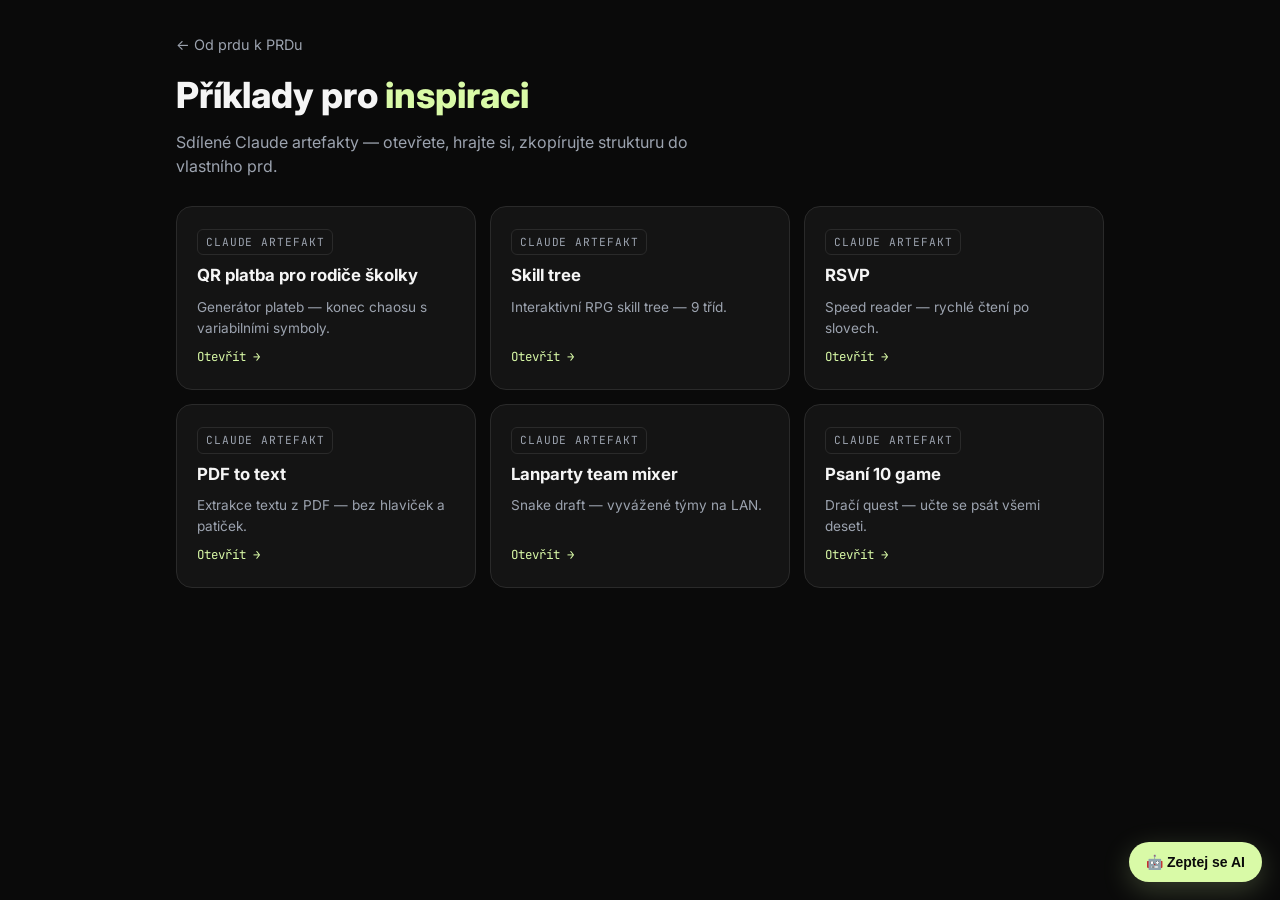
<file: inspirace/index.html>
<!DOCTYPE html>
<html lang="cs">
<head>
  <meta charset="UTF-8">
  <meta name="viewport" content="width=device-width, initial-scale=1.0">
  <title>Příklady pro inspiraci | Od prdu k PRDu</title>
  <link rel="preconnect" href="https://fonts.googleapis.com">
  <link rel="preconnect" href="https://fonts.gstatic.com" crossorigin>
  <link href="https://fonts.googleapis.com/css2?family=Inter:wght@400;500;600;700;800&family=JetBrains+Mono:wght@400;600&display=swap" rel="stylesheet">
  <style>
    :root {
      --bg: #0a0a0a; --card: #141414; --text: #f5f5f5; --muted: #9ca3af;
      --lime: #d9faa7; --border: #2a2a2a;
      --sans: "Inter", sans-serif; --mono: "JetBrains Mono", monospace;
    }
    * { box-sizing: border-box; margin: 0; padding: 0; }
    body { font-family: var(--sans); background: var(--bg); color: var(--text); line-height: 1.5; min-height: 100vh; }
    a { color: inherit; text-decoration: none; }
    .wrap { max-width: 960px; margin: 0 auto; padding: 32px 16px 64px; }
    .back { font-size: .9rem; color: var(--muted); display: inline-block; margin-bottom: 12px; }
    .back:hover { color: var(--lime); }
    h1 { font-size: clamp(1.75rem, 5vw, 2.25rem); font-weight: 800; margin-bottom: 8px; }
    h1 em { font-style: normal; color: var(--lime); }
    .sub { color: var(--muted); margin-bottom: 28px; max-width: 560px; }
    .grid {
      display: grid;
      grid-template-columns: 1fr;
      gap: 14px;
    }
    @media (min-width: 540px) { .grid { grid-template-columns: repeat(2, 1fr); } }
    @media (min-width: 900px) { .grid { grid-template-columns: repeat(3, 1fr); } }
    .item {
      background: var(--card);
      border: 1px solid var(--border);
      border-radius: 16px;
      padding: 22px 20px;
      display: flex;
      flex-direction: column;
      gap: 10px;
      min-height: 120px;
      transition: border-color .2s, transform .15s;
    }
    .item:hover { border-color: rgba(217, 250, 167, .4); transform: translateY(-2px); }
    .item h2 { font-size: 1.05rem; font-weight: 700; line-height: 1.3; }
    .item p { font-size: .85rem; color: var(--muted); flex: 1; }
    .item-action {
      font-family: var(--mono);
      font-size: .78rem;
      color: var(--lime);
    }
    .badge {
      display: inline-block;
      font-family: var(--mono);
      font-size: .7rem;
      letter-spacing: .08em;
      text-transform: uppercase;
      color: var(--muted);
      border: 1px solid var(--border);
      padding: 4px 8px;
      border-radius: 6px;
      align-self: flex-start;
    }
  </style>
</head>
<body>
  <div class="wrap">
    <a class="back" href="../">← Od prdu k PRDu</a>
    <h1>Příklady pro <em>inspiraci</em></h1>
    <p class="sub">Sdílené Claude artefakty — otevřete, hrajte si, zkopírujte strukturu do vlastního prd.</p>

    <div class="grid">
      <a class="item" href="https://claude.ai/public/artifacts/951199b2-2cb4-4432-9626-167b5171d477" target="_blank" rel="noopener">
        <span class="badge">Claude artefakt</span>
        <h2>QR platba pro rodiče školky</h2>
        <p>Generátor plateb — konec chaosu s variabilními symboly.</p>
        <span class="item-action">Otevřít →</span>
      </a>
      <a class="item" href="https://claude.ai/public/artifacts/b6ce99aa-1611-493b-a81d-bebe302bc45d" target="_blank" rel="noopener">
        <span class="badge">Claude artefakt</span>
        <h2>Skill tree</h2>
        <p>Interaktivní RPG skill tree — 9 tříd.</p>
        <span class="item-action">Otevřít →</span>
      </a>
      <a class="item" href="https://claude.ai/public/artifacts/08b33f08-e135-4a54-a3fc-290538fa4e38" target="_blank" rel="noopener">
        <span class="badge">Claude artefakt</span>
        <h2>RSVP</h2>
        <p>Speed reader — rychlé čtení po slovech.</p>
        <span class="item-action">Otevřít →</span>
      </a>
      <a class="item" href="https://claude.ai/public/artifacts/847fdedd-7f23-4c56-b287-f36464cbf4af" target="_blank" rel="noopener">
        <span class="badge">Claude artefakt</span>
        <h2>PDF to text</h2>
        <p>Extrakce textu z PDF — bez hlaviček a patiček.</p>
        <span class="item-action">Otevřít →</span>
      </a>
      <a class="item" href="https://claude.ai/public/artifacts/49568082-7e72-411d-a8f5-bebf8add5628" target="_blank" rel="noopener">
        <span class="badge">Claude artefakt</span>
        <h2>Lanparty team mixer</h2>
        <p>Snake draft — vyvážené týmy na LAN.</p>
        <span class="item-action">Otevřít →</span>
      </a>
      <a class="item" href="https://claude.ai/public/artifacts/827b3c5f-dd13-4e9a-975a-3f8abd304c13" target="_blank" rel="noopener">
        <span class="badge">Claude artefakt</span>
        <h2>Psaní 10 game</h2>
        <p>Dračí quest — učte se psát všemi deseti.</p>
        <span class="item-action">Otevřít →</span>
      </a>
    </div>
  </div>
  <link rel="stylesheet" href="../assets/ask-ai.css">
  <script src="../assets/ask-ai.js" defer></script>
</body>
</html>
</file>
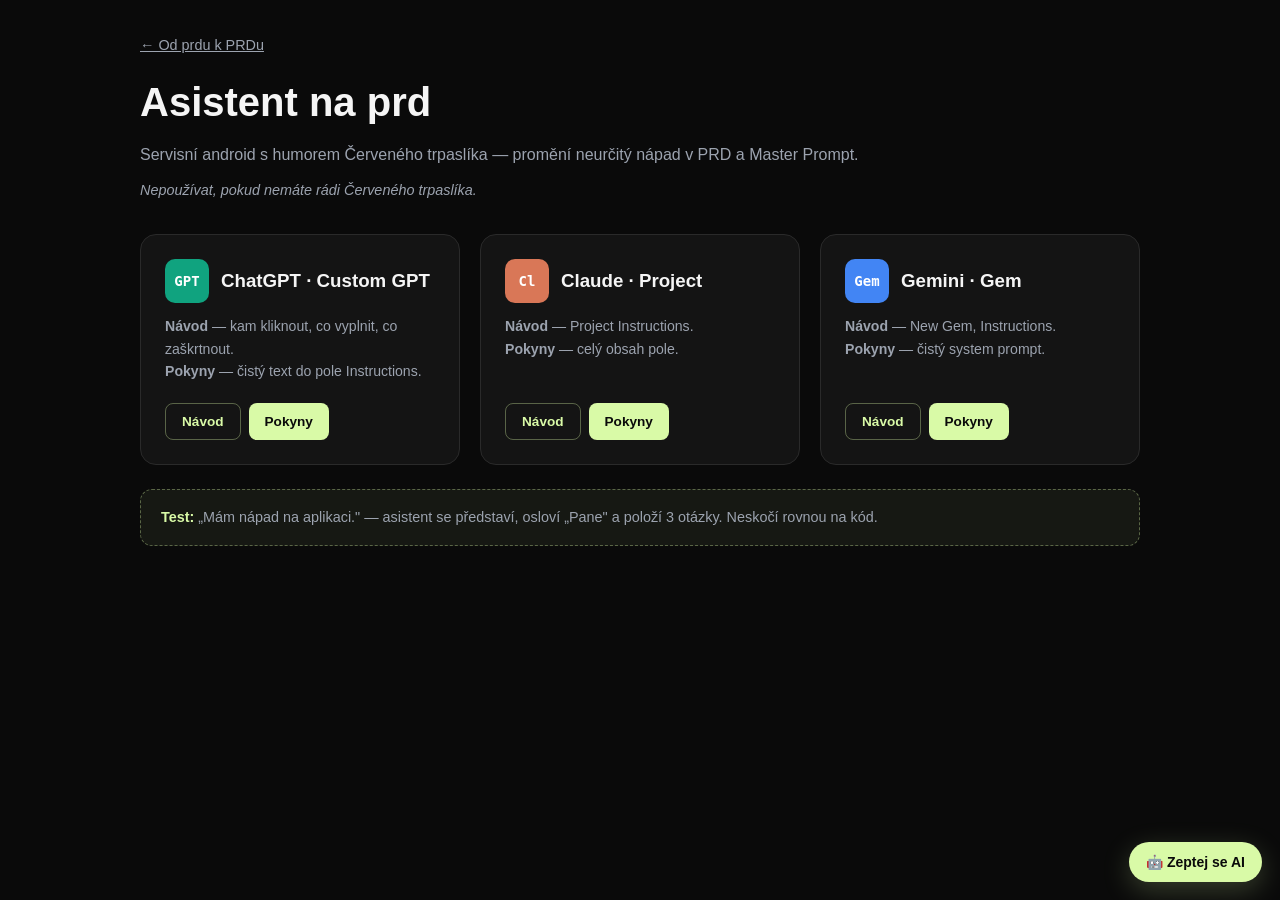
<file: kryton/index.html>
<!DOCTYPE html>
<html lang="cs">
<head>
  <meta charset="UTF-8">
  <meta http-equiv="refresh" content="0; url=../materialy/">
  <title>Asistent na prd — přesměrování</title>
  <link rel="canonical" href="../materialy/">
</head>
<body>
  <p><a href="../materialy/">Materiály — Asistent na prd</a></p>
</body>
</html>
</file>
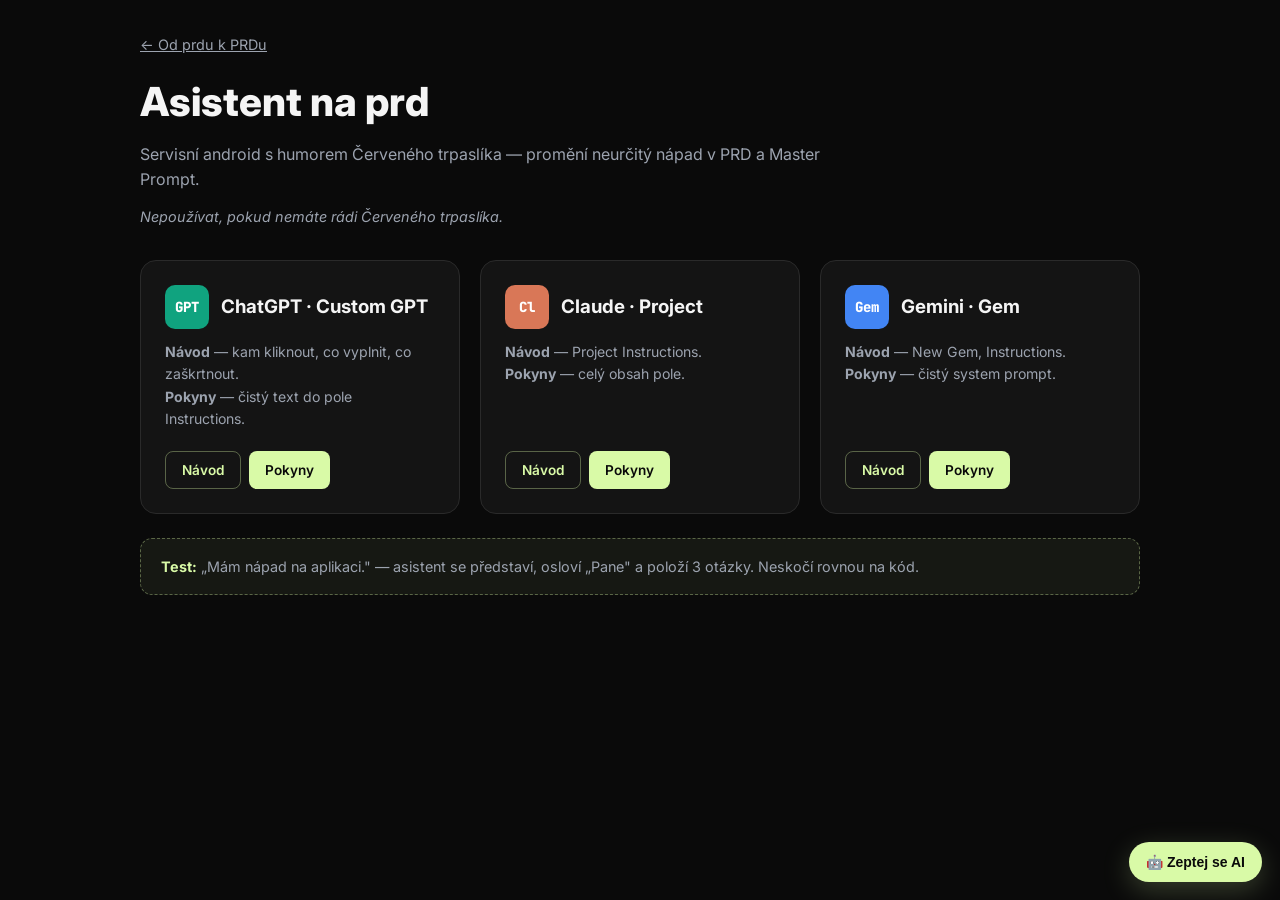
<file: materialy/index.html>
<!DOCTYPE html>
<html lang="cs">
<head>
  <meta charset="UTF-8">
  <meta name="viewport" content="width=device-width, initial-scale=1.0">
  <title>Asistent na prd — materiály | Od prdu k PRDu</title>
  <link rel="preconnect" href="https://fonts.googleapis.com">
  <link rel="preconnect" href="https://fonts.gstatic.com" crossorigin>
  <link href="https://fonts.googleapis.com/css2?family=Inter:wght@400;500;600;700;800&family=JetBrains+Mono:wght@400;600&display=swap" rel="stylesheet">
  <style>
    :root { --bg:#0a0a0a; --card:#141414; --text:#f5f5f5; --muted:#9ca3af; --lime:#d9faa7; --border:#2a2a2a; --sans:"Inter",sans-serif; --mono:"JetBrains Mono",monospace; }
    * { box-sizing:border-box; margin:0; padding:0; }
    body { font-family:var(--sans); background:var(--bg); color:var(--text); line-height:1.6; }
    a { color:var(--lime); }
    .wrap { max-width:1040px; margin:0 auto; padding:32px 20px 64px; }
    .back { font-size:.9rem; color:var(--muted); }
    h1 { font-size:clamp(1.8rem,4vw,2.5rem); font-weight:800; margin:12px 0 8px; }
    .sub { color:var(--muted); max-width:720px; }
    .disclaimer { margin-top:12px; font-style:italic; color:var(--muted); font-size:.9rem; }
    .platforms { display:grid; grid-template-columns:repeat(auto-fit,minmax(280px,1fr)); gap:20px; margin:32px 0 24px; }
    .plat { background:var(--card); border:1px solid var(--border); border-radius:16px; padding:24px; display:flex; flex-direction:column; gap:12px; }
    .plat-head { display:flex; align-items:center; gap:12px; }
    .plat-icon { width:44px; height:44px; border-radius:10px; display:flex; align-items:center; justify-content:center; font-weight:800; font-size:14px; font-family:var(--mono); }
    .plat-icon.claude { background:#d97757; color:#fff; }
    .plat-icon.gpt { background:#10a37f; color:#fff; }
    .plat-icon.gem { background:#4285f4; color:#fff; }
    .plat-desc { font-size:.88rem; color:var(--muted); }
    .actions { display:flex; flex-wrap:wrap; gap:8px; margin-top:auto; padding-top:8px; }
    .btn { font-family:inherit; font-size:.85rem; font-weight:600; cursor:pointer; padding:10px 16px; border-radius:8px; border:none; text-decoration:none; display:inline-block; }
    .btn-pokyny { background:var(--lime); color:#0a0a0a; }
    .btn-navod { background:transparent; color:var(--lime); border:1px solid rgba(217,250,167,.35); }
    .test-box { background:rgba(217,250,167,.06); border:1px dashed rgba(217,250,167,.35); border-radius:12px; padding:16px 20px; font-size:.9rem; color:var(--muted); }
    .test-box strong { color:var(--lime); }
    .modal { position:fixed; inset:0; z-index:500; background:rgba(0,0,0,.85); display:none; align-items:center; justify-content:center; padding:20px; }
    .modal.open { display:flex; }
    .modal-box { background:var(--card); border:1px solid var(--border); border-radius:16px; width:min(920px,96vw); max-height:88vh; display:flex; flex-direction:column; overflow:hidden; }
    .modal-head { padding:18px 22px; border-bottom:1px solid var(--border); display:flex; justify-content:space-between; align-items:center; }
    .modal-close { background:none; border:none; color:var(--muted); font-size:26px; cursor:pointer; }
    .modal-body { padding:18px 22px; overflow:auto; flex:1; }
    .modal-body.pokyny-panel { font-family:var(--mono); font-size:12px; line-height:1.55; color:var(--muted); white-space:pre-wrap; }
    .navod-panel { font-family:var(--sans); font-size:1rem; line-height:1.6; color:var(--text); }
    .navod-panel h4 { font-size:1rem; font-weight:700; color:var(--lime); margin:22px 0 10px; letter-spacing:.02em; }
    .navod-panel h4:first-child { margin-top:0; }
    .navod-panel ol, .navod-panel ul { padding-left:1.35rem; margin:8px 0 12px; color:var(--muted); }
    .navod-panel li { margin-bottom:6px; }
    .navod-panel li strong { color:var(--text); }
    .navod-panel p { margin:8px 0; color:var(--muted); }
    .navod-panel table { width:100%; border-collapse:collapse; font-size:.92rem; margin:12px 0; }
    .navod-panel th, .navod-panel td { border:1px solid var(--border); padding:10px 12px; text-align:left; vertical-align:top; }
    .navod-panel th { color:var(--lime); font-weight:600; background:rgba(217,250,167,.06); }
    .navod-panel td { color:var(--muted); }
    .navod-panel code { font-family:var(--mono); font-size:.88em; background:rgba(255,255,255,.06); padding:2px 6px; border-radius:4px; color:var(--text); }
    .navod-callout { background:rgba(255,255,255,.04); border:1px solid var(--border); border-radius:10px; padding:14px 16px; margin:10px 0; font-family:var(--mono); font-size:.88rem; color:var(--text); line-height:1.7; }
    .navod-result { display:flex; flex-direction:column; gap:8px; margin:12px 0; }
    .navod-ok, .navod-bad { padding:12px 14px; border-radius:10px; font-size:.92rem; margin:0; }
    .navod-ok { background:rgba(217,250,167,.08); border:1px solid rgba(217,250,167,.28); color:var(--text); }
    .navod-ok strong { color:var(--lime); }
    .navod-bad { background:rgba(248,113,113,.08); border:1px solid rgba(248,113,113,.25); color:var(--text); }
    .navod-bad strong { color:#f87171; }
    .navod-panel blockquote { margin:10px 0; padding:12px 16px; border-left:3px solid var(--lime); background:rgba(217,250,167,.06); color:var(--text); font-style:italic; border-radius:0 8px 8px 0; }
    .modal-foot.hidden { display:none; }
    .modal-foot { padding:14px 22px; border-top:1px solid var(--border); display:flex; gap:10px; flex-wrap:wrap; }
    .hidden { display:none !important; }
    .toast { position:fixed; bottom:24px; left:50%; transform:translateX(-50%); background:var(--lime); color:#0a0a0a; padding:10px 20px; border-radius:8px; font-weight:600; opacity:0; transition:opacity .25s; pointer-events:none; }
    .toast.show { opacity:1; }
  </style>
</head>
<body>
  <div class="wrap">
    <header>
      <a class="back" href="../">← Od prdu k PRDu</a>
      <h1>Asistent na prd</h1>
      <p class="sub">Servisní android s humorem Červeného trpaslíka — promění neurčitý nápad v PRD a Master Prompt.</p>
      <p class="disclaimer">Nepoužívat, pokud nemáte rádi Červeného trpaslíka.</p>
    </header>

    <div class="platforms">
      <article class="plat">
        <div class="plat-head"><div class="plat-icon gpt">GPT</div><h3>ChatGPT · Custom GPT</h3></div>
        <p class="plat-desc"><strong>Návod</strong> — kam kliknout, co vyplnit, co zaškrtnout.<br><strong>Pokyny</strong> — čistý text do pole Instructions.</p>
        <div class="actions">
          <button type="button" class="btn btn-navod modal-open" data-type="navod" data-plat="gpt" data-title="ChatGPT · Návod">Návod</button>
          <button type="button" class="btn btn-pokyny modal-open" data-type="pokyny" data-plat="gpt" data-file="../download/asistent-pokyny-chatgpt.md" data-title="ChatGPT · Pokyny">Pokyny</button>
        </div>
      </article>
      <article class="plat">
        <div class="plat-head"><div class="plat-icon claude">Cl</div><h3>Claude · Project</h3></div>
        <p class="plat-desc"><strong>Návod</strong> — Project Instructions.<br><strong>Pokyny</strong> — celý obsah pole.</p>
        <div class="actions">
          <button type="button" class="btn btn-navod modal-open" data-type="navod" data-plat="claude" data-title="Claude · Návod">Návod</button>
          <button type="button" class="btn btn-pokyny modal-open" data-type="pokyny" data-plat="claude" data-file="../download/asistent-pokyny-claude.md" data-title="Claude · Pokyny">Pokyny</button>
        </div>
      </article>
      <article class="plat">
        <div class="plat-head"><div class="plat-icon gem">Gem</div><h3>Gemini · Gem</h3></div>
        <p class="plat-desc"><strong>Návod</strong> — New Gem, Instructions.<br><strong>Pokyny</strong> — čistý system prompt.</p>
        <div class="actions">
          <button type="button" class="btn btn-navod modal-open" data-type="navod" data-plat="gem" data-title="Gemini · Návod">Návod</button>
          <button type="button" class="btn btn-pokyny modal-open" data-type="pokyny" data-plat="gem" data-file="../download/asistent-pokyny-gemini.md" data-title="Gemini · Pokyny">Pokyny</button>
        </div>
      </article>
    </div>

    <div class="test-box"><strong>Test:</strong> „Mám nápad na aplikaci." — asistent se představí, osloví „Pane" a položí 3 otázky. Neskočí rovnou na kód.</div>
  </div>

  <div class="modal" id="modal">
    <div class="modal-box">
      <div class="modal-head"><h3 id="modal-title">Materiál</h3><button type="button" class="modal-close" id="modal-close">×</button></div>
      <div class="modal-body navod-panel" id="modal-navod"></div>
      <pre class="modal-body pokyny-panel hidden" id="modal-pokyny"></pre>
      <div class="modal-foot" id="modal-foot-navod">
        <button type="button" class="btn btn-navod" id="goto-pokyny">Pokyny → kopírovat</button>
      </div>
      <div class="modal-foot hidden" id="modal-foot-pokyny">
        <button type="button" class="btn btn-pokyny" id="modal-copy">Kopírovat</button>
        <a class="btn btn-navod" id="modal-dl" href="#" download>Stáhnout .md</a>
      </div>
    </div>
  </div>
  <div class="toast" id="toast">Zkopírováno</div>

  <script>
    const NAVODY = {
      gpt: {
        title: 'ChatGPT · Návod',
        pokynyFile: '../download/asistent-pokyny-chatgpt.md',
        html: `
          <h4>1. Co otevřít</h4>
          <ol>
            <li><strong>chatgpt.com</strong> → <strong>Explore GPTs</strong> → <strong>Create</strong> (vpravo nahoře)</li>
            <li>Zvol <strong>Configure</strong> (ne Assistant)</li>
          </ol>
          <h4>2. Pole po poli</h4>
          <table>
            <tr><th>Pole</th><th>Co vyplnit</th></tr>
            <tr><td>Name</td><td><code>Asistent na prd</code></td></tr>
            <tr><td>Description</td><td>Mechanický asistent — promění neurčitý nápad v PRD pro AI kódery</td></tr>
            <tr><td>Instructions</td><td>Celý obsah z tlačítka <strong>Pokyny</strong></td></tr>
            <tr><td>Conversation starters</td><td>4 řádky níže</td></tr>
          </table>
          <h4>Conversation starters</h4>
          <div class="navod-callout">
            Mám nápad na aplikaci...<br>
            Chci postavit něco jako Notion, ale jednodušší.<br>
            Nevím kde začít s Vibecodingem.<br>
            Jak z mého nápadu udělat funkční Artefakt v Claude?
          </div>
          <h4>3. Co zaškrtnout</h4>
          <ul>
            <li>✅ <strong>Code Interpreter &amp; Data Analysis</strong></li>
            <li>☐ DALL-E Image Generation</li>
            <li>☐ Web Search</li>
          </ul>
          <h4>4. Uložit a test</h4>
          <ol>
            <li><strong>Save</strong> → Only me nebo Anyone with a link</li>
            <li>Nový chat → starter <em>Mám nápad na aplikaci...</em></li>
          </ol>
          <div class="navod-result">
            <p class="navod-ok"><strong>Správně:</strong> úvodní monolog + Fáze 1 (3 otázky)</p>
            <p class="navod-bad"><strong>Špatně:</strong> okamžitý kód nebo obecný ChatGPT bez role</p>
          </div>
          <h4>5. Tip</h4>
          <p>Instructions vlož až po zkopírování z <strong>Pokyny</strong> — ne celý soubor s nadpisy NAME/DESCRIPTION.</p>
        `
      },
      claude: {
        title: 'Claude · Návod',
        pokynyFile: '../download/asistent-pokyny-claude.md',
        html: `
          <h4>1. Co otevřít</h4>
          <ol>
            <li><strong>claude.ai</strong> (přihlášený účet)</li>
            <li><strong>Projects</strong> → <strong>New project</strong></li>
            <li>Pojmenuj: <code>Asistent na prd</code></li>
          </ol>
          <h4>2. Kam vložit pokyny</h4>
          <ol>
            <li><strong>Project settings</strong> (ozubené kolečko)</li>
            <li>Pole <strong>Project Instructions</strong> → vlož obsah z <strong>Pokyny</strong></li>
            <li>Ulož</li>
          </ol>
          <h4>3. Volitelné</h4>
          <ul>
            <li><strong>Project knowledge</strong> — cheatsheet stacku (není nutné pro první test)</li>
            <li><strong>Model</strong> — stačí Sonnet; roli drží Instructions</li>
          </ul>
          <h4>4. Co nastavit</h4>
          <p>Claude nemá capabilities checkboxy — stačí <strong>Instructions</strong>. Nepřidávej druhý system prompt.</p>
          <h4>5. Test</h4>
          <blockquote>Mám nápad na aplikaci.</blockquote>
          <div class="navod-result">
            <p class="navod-ok"><strong>Správně:</strong> představí se, osloví „Pane“, 3 otázky Fáze 1</p>
            <p class="navod-bad"><strong>Špatně:</strong> rovnou HTML nebo souhlasí se vším</p>
          </div>
          <h4>6. Sdílení</h4>
          <p>Project lze sdílet linkem — vhodné pro live demo na festivalu.</p>
        `
      },
      gem: {
        title: 'Gemini · Návod',
        pokynyFile: '../download/asistent-pokyny-gemini.md',
        html: `
          <h4>1. Co otevřít</h4>
          <ol>
            <li><strong>gemini.google.com</strong></li>
            <li><strong>Gems</strong> → <strong>New Gem</strong></li>
          </ol>
          <h4>2. Pole</h4>
          <table>
            <tr><th>Pole</th><th>Co vyplnit</th></tr>
            <tr><td>Name</td><td><code>Asistent na prd</code></td></tr>
            <tr><td>Description</td><td>Volitelné — krátký popis asistenta</td></tr>
            <tr><td>Instructions</td><td>Celý obsah z tlačítka <strong>Pokyny</strong></td></tr>
          </table>
          <h4>3. Co zaškrtnout</h4>
          <p>Gemini Gems nemají capabilities jako GPT — jen <strong>Instructions</strong>.</p>
          <h4>4. Uložit a test</h4>
          <ol>
            <li><strong>Save</strong></li>
            <li>Otevři Gem → napiš: <strong>Mám nápad na aplikaci.</strong></li>
          </ol>
          <div class="navod-result">
            <p class="navod-ok"><strong>Správně:</strong> role Asistenta, „Pane“, Fáze 1</p>
            <p class="navod-bad"><strong>Špatně:</strong> obecný Gemini nebo okamžitý kód</p>
          </div>
          <h4>5. Pozor u Gemini</h4>
          <p>Gemini občas opouští roli. Pokyny mají guardrails — při úniku restartuj chat nebo napiš znovu: <em>Mám nápad na aplikaci.</em></p>
          <h4>6. Sdílení</h4>
          <p>Gem lze sdílet linkem účastníkům.</p>
        `
      }
    };

    const modal = document.getElementById('modal');
    const modalNavod = document.getElementById('modal-navod');
    const modalPokyny = document.getElementById('modal-pokyny');
    const modalTitle = document.getElementById('modal-title');
    const modalDl = document.getElementById('modal-dl');
    const footNavod = document.getElementById('modal-foot-navod');
    const footPokyny = document.getElementById('modal-foot-pokyny');
    const toast = document.getElementById('toast');
    let currentPlat = null;
    let pokynyRaw = '';

    function showMode(mode) {
      const isNavod = mode === 'navod';
      modalNavod.classList.toggle('hidden', !isNavod);
      modalPokyny.classList.toggle('hidden', isNavod);
      footNavod.classList.toggle('hidden', !isNavod);
      footPokyny.classList.toggle('hidden', isNavod);
    }

    function closeModal(){ modal.classList.remove('open'); }

    document.getElementById('modal-close').onclick = closeModal;
    modal.addEventListener('click', e => { if (e.target === modal) closeModal(); });

    async function openPokyny(plat) {
      const cfg = NAVODY[plat];
      if (!cfg) return;
      currentPlat = plat;
      modalTitle.textContent = cfg.title.replace('Návod', 'Pokyny');
      try {
        const res = await fetch(cfg.pokynyFile);
        pokynyRaw = res.ok ? await res.text() : 'Soubor pokynů se nepodařilo načíst.';
      } catch (_) {
        pokynyRaw = 'Soubor pokynů se nepodařilo načíst.';
      }
      modalPokyny.textContent = pokynyRaw;
      modalDl.href = cfg.pokynyFile;
      modalDl.download = cfg.pokynyFile.split('/').pop();
      showMode('pokyny');
      modal.classList.add('open');
    }

    document.querySelectorAll('.modal-open').forEach(btn => {
      btn.addEventListener('click', async () => {
        const plat = btn.dataset.plat;
        const cfg = NAVODY[plat];
        if (!cfg) return;
        currentPlat = plat;

        if (btn.dataset.type === 'navod') {
          modalTitle.textContent = btn.dataset.title || cfg.title;
          modalNavod.innerHTML = cfg.html;
          showMode('navod');
          modal.classList.add('open');
          return;
        }

        modalTitle.textContent = btn.dataset.title;
        await openPokyny(plat);
      });
    });

    document.getElementById('goto-pokyny').onclick = () => {
      if (currentPlat) openPokyny(currentPlat);
    };

    document.getElementById('modal-copy').onclick = async () => {
      await navigator.clipboard.writeText(pokynyRaw);
      toast.classList.add('show');
      setTimeout(() => toast.classList.remove('show'), 2000);
    };
  </script>
  <link rel="stylesheet" href="../assets/ask-ai.css">
  <script src="../assets/ask-ai.js" defer></script>
</body>
</html>
</file>
<file: assets/ask-ai.css>
/* Plovoucí „Zeptej se AI“ — sdílené pro odprdukprdu web + prezentaci */
.ai-palette-container {
  position: fixed;
  right: 18px;
  bottom: 18px;
  z-index: 1600;
  font-family: "Inter", system-ui, sans-serif;
}

/* Prezentace: FAB je v #bottom-dock, ne fixed samostatně */
body.page-prezentace .ai-palette-container {
  position: relative;
  right: auto;
  bottom: auto;
  width: 100%;
}

.ai-palette-btn {
  background: #d9faa7;
  color: #0a0a0a;
  border: 1px solid rgba(217, 250, 167, 0.5);
  border-radius: 999px;
  padding: 11px 16px;
  font-weight: 700;
  font-size: 14px;
  cursor: pointer;
  box-shadow: 0 8px 28px rgba(217, 250, 167, 0.22);
  transition: transform 0.15s ease, box-shadow 0.15s ease;
}

.ai-palette-btn:hover {
  transform: translateY(-1px);
  box-shadow: 0 10px 32px rgba(217, 250, 167, 0.32);
}

.ai-palette-menu {
  position: absolute;
  right: 0;
  bottom: calc(100% + 10px);
  width: min(300px, calc(100vw - 36px));
  display: none;
  border: 1px solid #2a2a2a;
  border-radius: 14px;
  background: #141414;
  padding: 8px;
  box-shadow: 0 16px 48px rgba(0, 0, 0, 0.55);
}

.ai-palette-container.open .ai-palette-menu {
  display: block;
}

.ai-menu-header {
  color: #9ca3af;
  font-size: 11px;
  text-transform: uppercase;
  letter-spacing: 0.06em;
  padding: 6px 10px 8px;
}

.ai-menu-item {
  display: block;
  width: 100%;
  border: 1px solid transparent;
  background: transparent;
  color: #f5f5f5;
  text-align: left;
  padding: 10px 12px;
  border-radius: 10px;
  cursor: pointer;
  font-size: 14px;
  font-weight: 600;
  text-decoration: none;
  font-family: inherit;
}

.ai-menu-item:hover,
.ai-menu-item:focus-visible {
  border-color: #2a2a2a;
  background: #1c1c1c;
  outline: none;
}

.ai-menu-divider {
  height: 1px;
  background: #2a2a2a;
  margin: 6px 4px;
}

.ai-menu-hint {
  color: #9ca3af;
  font-size: 12px;
  line-height: 1.45;
  padding: 4px 10px 8px;
}

.ai-toast {
  position: fixed;
  left: 50%;
  bottom: 90px;
  transform: translateX(-50%) translateY(12px);
  background: #141414;
  color: #f5f5f5;
  border: 1px solid #2a2a2a;
  border-radius: 10px;
  padding: 10px 16px;
  font-size: 13px;
  opacity: 0;
  pointer-events: none;
  transition: opacity 0.2s, transform 0.2s;
  z-index: 1700;
}

.ai-toast.show {
  opacity: 1;
  transform: translateX(-50%) translateY(0);
}

@media print {
  .ai-palette-container,
  .ai-toast {
    display: none !important;
  }
}
</file>
